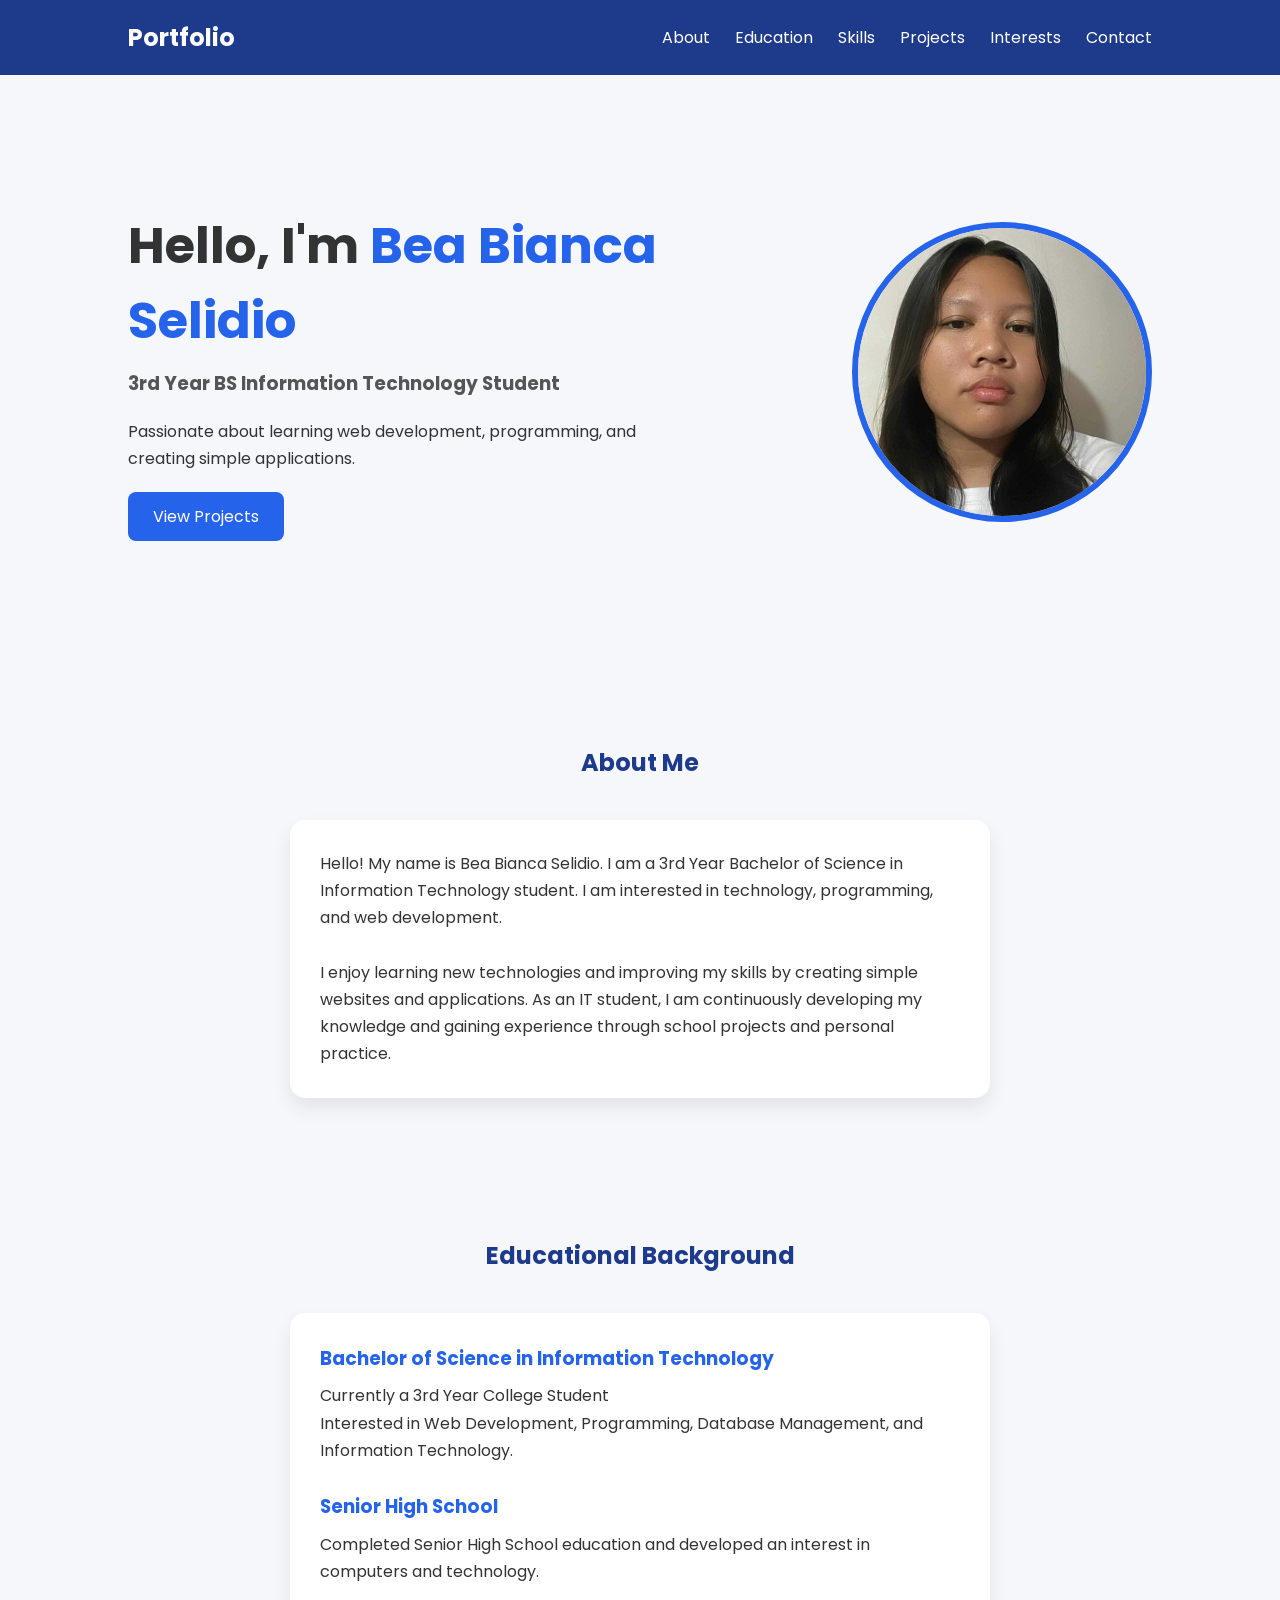
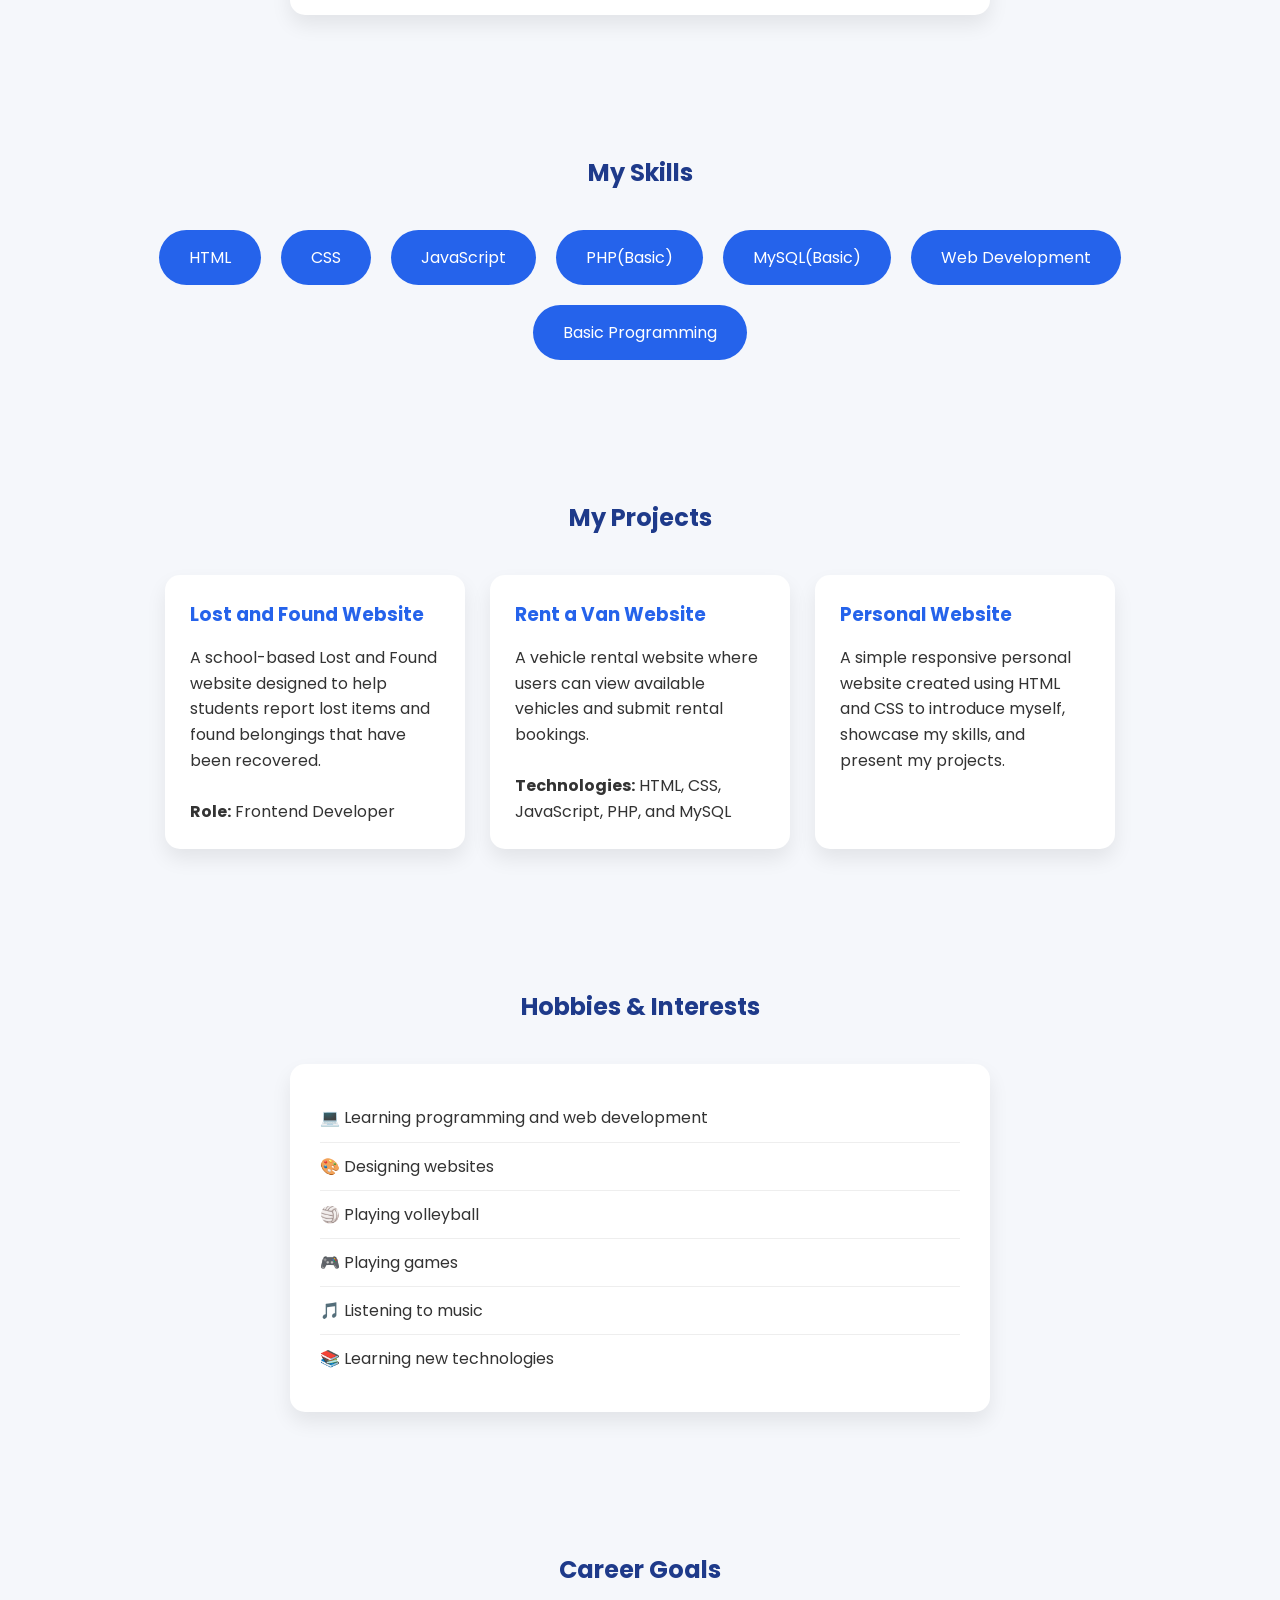
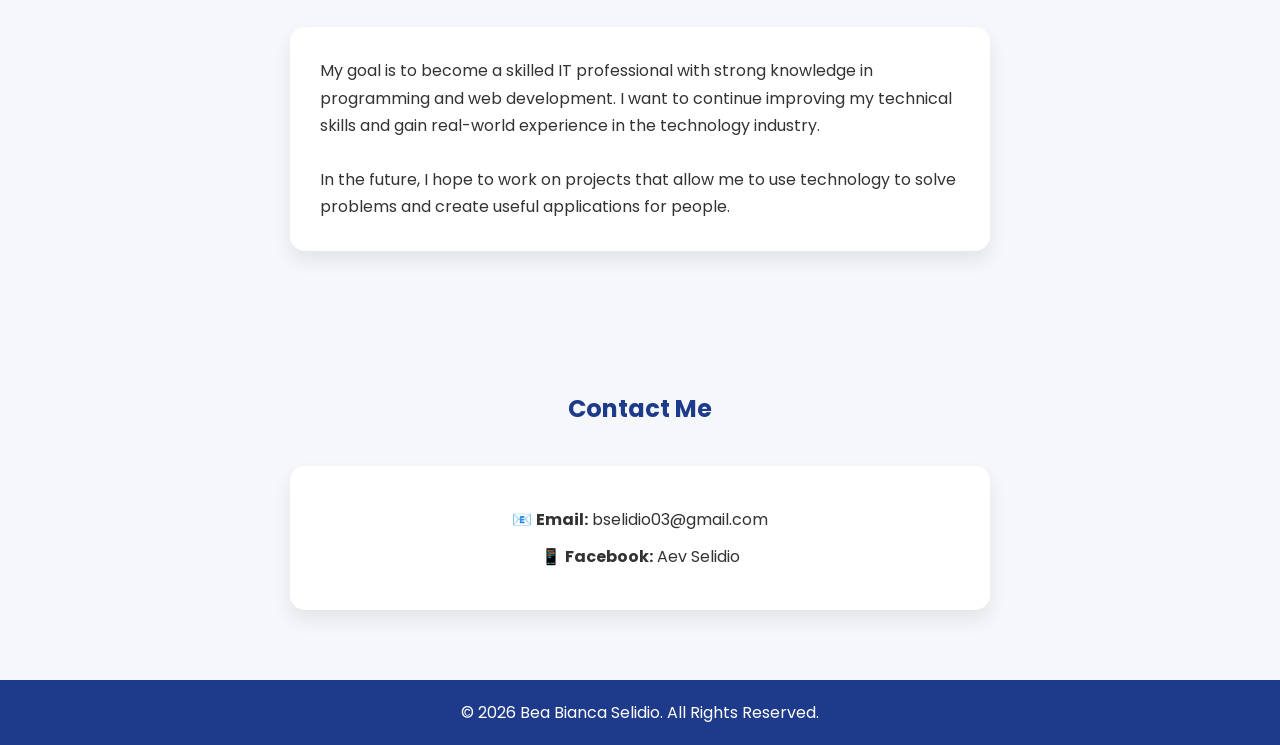
<file: index.html>
<!DOCTYPE html>
<html lang="en">
<head>
    <meta charset="UTF-8">
    <meta name="viewport" content="width=device-width, initial-scale=1.0">

    <title>Bea Bianca Selidio | Personal Website</title>

    <!-- Google Font -->
    <link href="https://fonts.googleapis.com/css2?family=Poppins:wght@300;400;600;700&display=swap" rel="stylesheet">

    <!-- CSS -->
    <link rel="stylesheet" href="style.css">
</head>

<body>

    <!-- Navigation -->
    <nav>
        <div class="logo">
            <h2>Portfolio</h2>
        </div>

        <ul>
            <li><a href="#about">About</a></li>
            <li><a href="#education">Education</a></li>
            <li><a href="#skills">Skills</a></li>
            <li><a href="#projects">Projects</a></li>
            <li><a href="#interests">Interests</a></li>
            <li><a href="#contact">Contact</a></li>
        </ul>
    </nav>


    <!-- Hero Section -->
    <div class="hero">

        <div class="hero-text">

            <h1>
                Hello, I'm <span>Bea Bianca Selidio</span>
            </h1>

            <h3>3rd Year BS Information Technology Student</h3>

            <p>
                Passionate about learning web development, programming,
                and creating simple applications.
            </p>

            <a href="#projects" class="btn">View Projects</a>

        </div>

        <div class="hero-image">
            <img src="profile.jpg" alt="Profile Picture">
        </div>

    </div>


    <!-- About Me -->
    <section id="about">

        <h2>About Me</h2>

        <div class="card">

            <p>
                Hello! My name is Bea Bianca Selidio. I am a 3rd Year
                Bachelor of Science in Information Technology student.
                I am interested in technology, programming, and web
                development.
            </p>

            <br>

            <p>
                I enjoy learning new technologies and improving my
                skills by creating simple websites and applications.
                As an IT student, I am continuously developing my
                knowledge and gaining experience through school
                projects and personal practice.
            </p>

        </div>

    </section>


    <!-- Educational Background -->
    <section id="education">

        <h2>Educational Background</h2>

        <div class="card">

            <h3>Bachelor of Science in Information Technology</h3>

            <p>
                Currently a 3rd Year College Student
            </p>

            <p>
                Interested in Web Development, Programming,
                Database Management, and Information Technology.
            </p>

            <br>

            <h3>Senior High School</h3>

            <p>
                Completed Senior High School education and developed
                an interest in computers and technology.
            </p>

        </div>

    </section>


    <!-- Skills -->
    <section id="skills">

        <h2>My Skills</h2>

        <div class="skills">

            <div class="skill">HTML</div>
            <div class="skill">CSS</div>
            <div class="skill">JavaScript</div>
            <div class="skill">PHP(Basic)</div>
            <div class="skill">MySQL(Basic)</div>
            <div class="skill">Web Development</div>
            <div class="skill">Basic Programming</div>

        </div>

    </section>


    <!-- Projects -->
    <section id="projects">

        <h2>My Projects</h2>

        <div class="project-container">

            <div class="project">

                <h3>Lost and Found Website</h3>

                <p>
                    A school-based Lost and Found website designed
                    to help students report lost items and found
                    belongings that have been recovered.
                </p>

                <br>

                <p>
                    <strong>Role:</strong> Frontend Developer
                </p>

            </div>


            <div class="project">

                <h3>Rent a Van Website</h3>

                <p>
                    A vehicle rental website where users can view
                    available vehicles and submit rental bookings.
                </p>

                <br>

                <p>
                    <strong>Technologies:</strong> HTML, CSS,
                    JavaScript, PHP, and MySQL
                </p>

            </div>


            <div class="project">

                <h3>Personal Website</h3>

                <p>
                    A simple responsive personal website created
                    using HTML and CSS to introduce myself,
                    showcase my skills, and present my projects.
                </p>

            </div>

        </div>

    </section>


    <!-- Hobbies and Interests -->
    <section id="interests">

        <h2>Hobbies & Interests</h2>

        <div class="card">

            <ul class="interest-list">

                <li>💻 Learning programming and web development</li>
                <li>🎨 Designing websites</li>
                <li>🏐 Playing volleyball</li>
                <li>🎮 Playing games</li>
                <li>🎵 Listening to music</li>
                <li>📚 Learning new technologies</li>

            </ul>

        </div>

    </section>


    <!-- Career Goals -->
    <section id="goals">

        <h2>Career Goals</h2>

        <div class="card">

            <p>
                My goal is to become a skilled IT professional with
                strong knowledge in programming and web development.
                I want to continue improving my technical skills and
                gain real-world experience in the technology industry.
            </p>

            <br>

            <p>
                In the future, I hope to work on projects that allow
                me to use technology to solve problems and create
                useful applications for people.
            </p>

        </div>

    </section>


    <!-- Contact -->
    <section id="contact">

        <h2>Contact Me</h2>

        <div class="card">

            <p>
                📧 <strong>Email:</strong>
                bselidio03@gmail.com
            </p>

            <p>
                📱 <strong>Facebook:</strong>
                Aev Selidio
            </p>

            <p>

        </div>

    </section>


    <!-- Footer -->
    <footer>

        <p>
            © 2026 Bea Bianca Selidio. All Rights Reserved.
        </p>

    </footer>

</body>
</html>
</file>
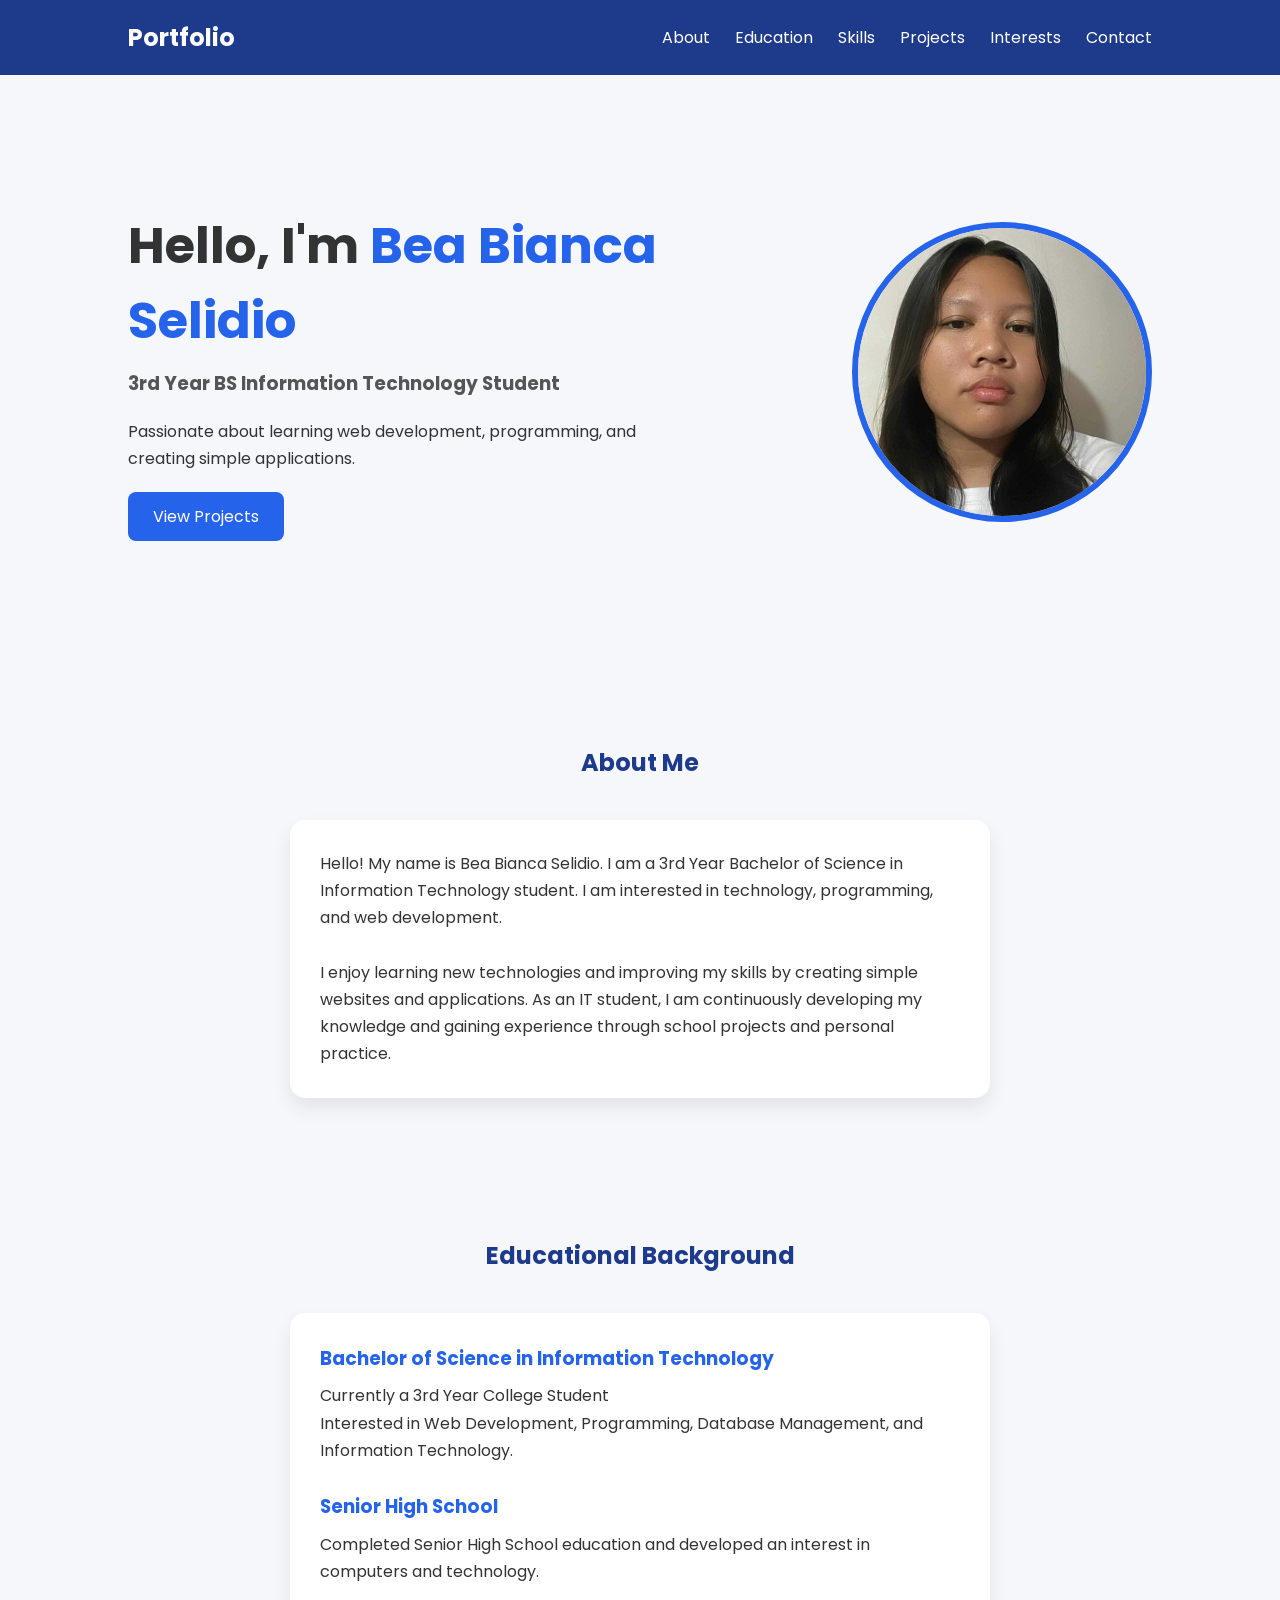
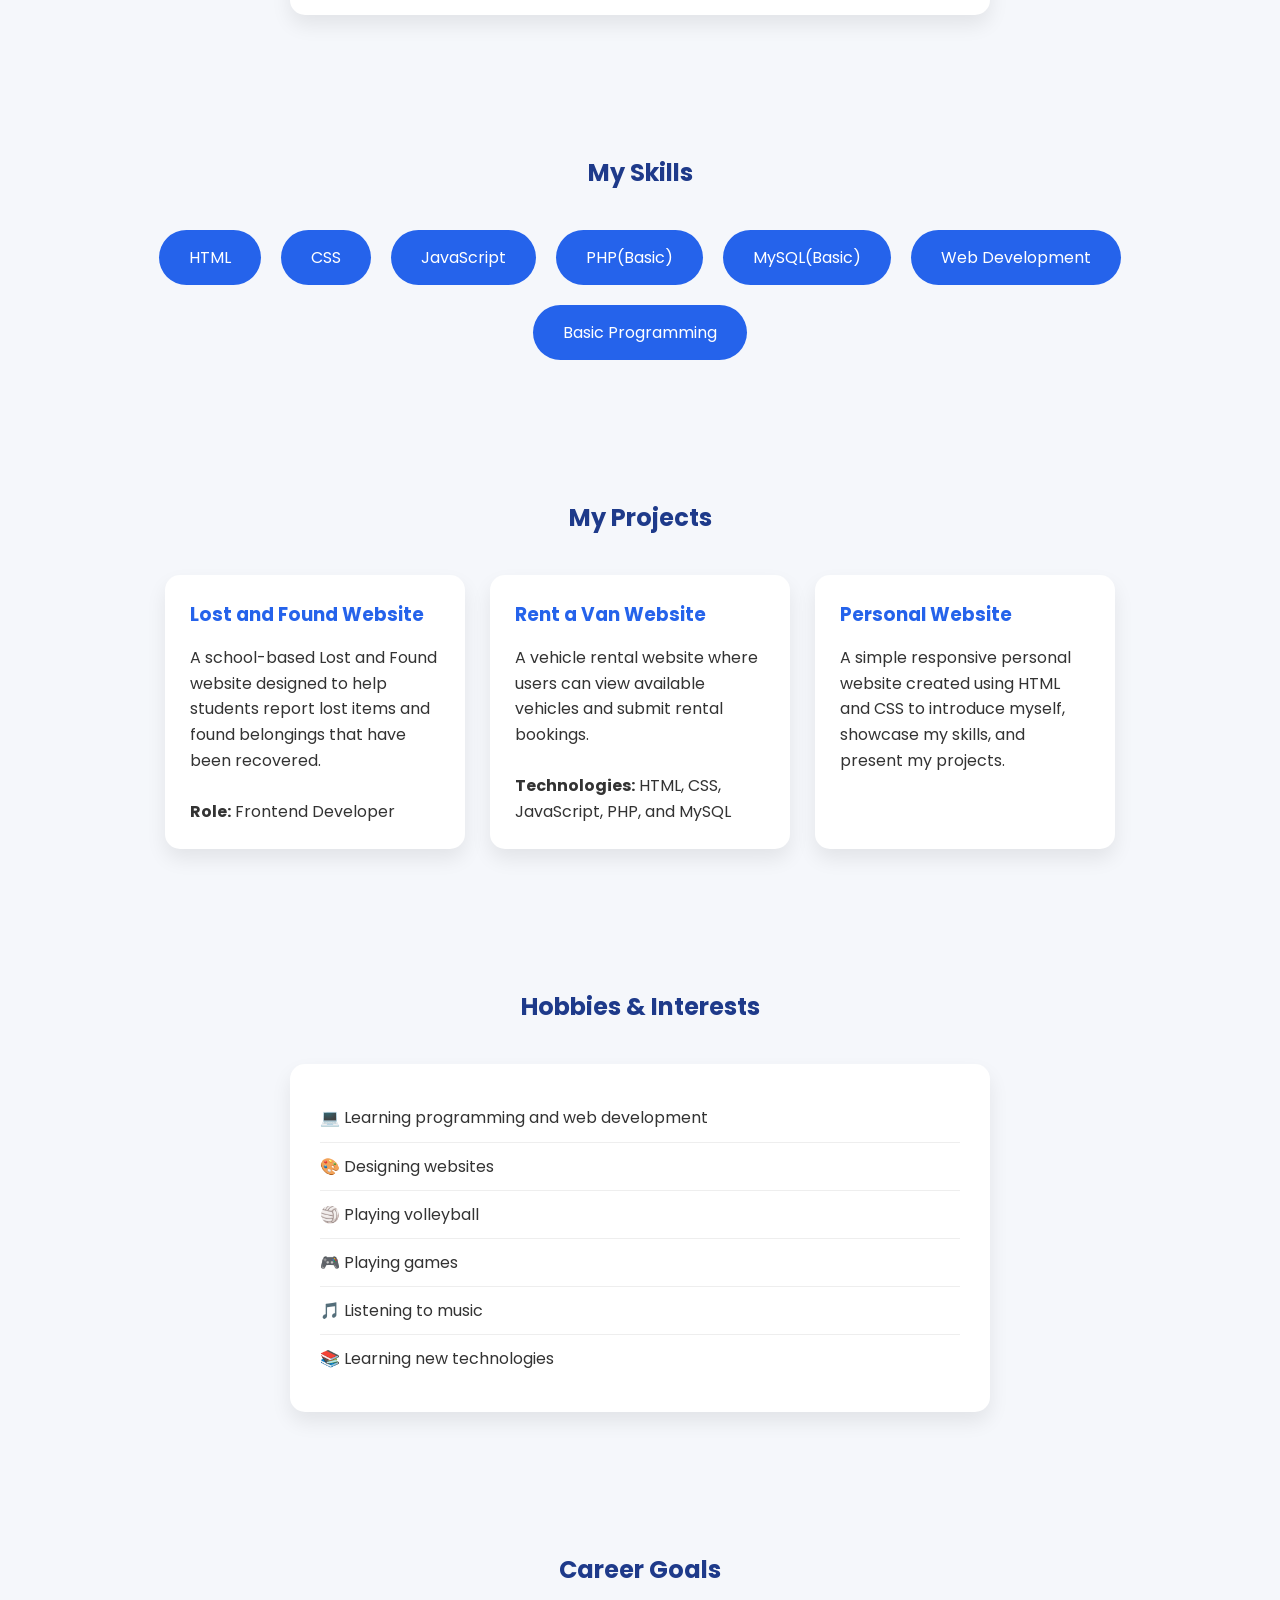
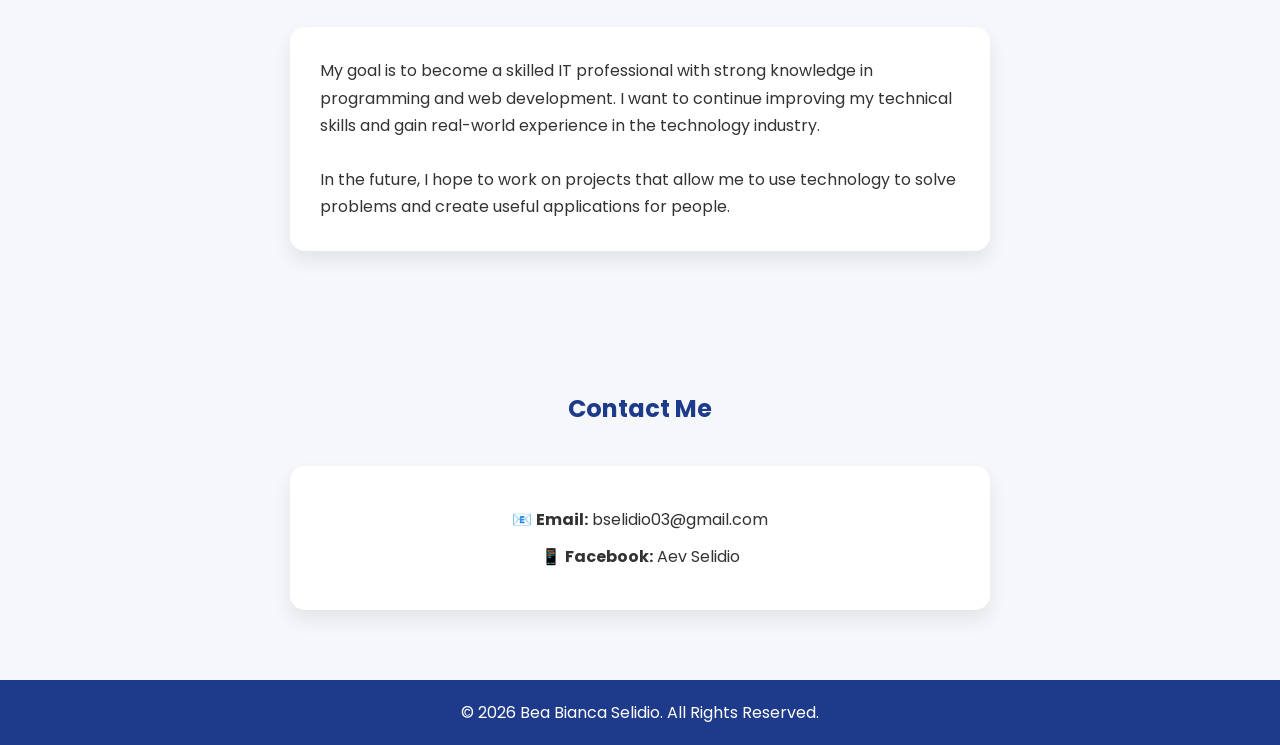
<file: page.html>
<!DOCTYPE html>
<html lang="en">
<head>
    <meta charset="UTF-8">
    <meta name="viewport" content="width=device-width, initial-scale=1.0">

    <title>Bea Bianca Selidio | Personal Website</title>

    <!-- Google Font -->
    <link href="https://fonts.googleapis.com/css2?family=Poppins:wght@300;400;600;700&display=swap" rel="stylesheet">

    <!-- CSS -->
    <link rel="stylesheet" href="style.css">
</head>

<body>

    <!-- Navigation -->
    <nav>
        <div class="logo">
            <h2>Portfolio</h2>
        </div>

        <ul>
            <li><a href="#about">About</a></li>
            <li><a href="#education">Education</a></li>
            <li><a href="#skills">Skills</a></li>
            <li><a href="#projects">Projects</a></li>
            <li><a href="#interests">Interests</a></li>
            <li><a href="#contact">Contact</a></li>
        </ul>
    </nav>


    <!-- Hero Section -->
    <div class="hero">

        <div class="hero-text">

            <h1>
                Hello, I'm <span>Bea Bianca Selidio</span>
            </h1>

            <h3>3rd Year BS Information Technology Student</h3>

            <p>
                Passionate about learning web development, programming,
                and creating simple applications.
            </p>

            <a href="#projects" class="btn">View Projects</a>

        </div>

        <div class="hero-image">
            <img src="profile.jpg" alt="Profile Picture">
        </div>

    </div>


    <!-- About Me -->
    <section id="about">

        <h2>About Me</h2>

        <div class="card">

            <p>
                Hello! My name is Bea Bianca Selidio. I am a 3rd Year
                Bachelor of Science in Information Technology student.
                I am interested in technology, programming, and web
                development.
            </p>

            <br>

            <p>
                I enjoy learning new technologies and improving my
                skills by creating simple websites and applications.
                As an IT student, I am continuously developing my
                knowledge and gaining experience through school
                projects and personal practice.
            </p>

        </div>

    </section>


    <!-- Educational Background -->
    <section id="education">

        <h2>Educational Background</h2>

        <div class="card">

            <h3>Bachelor of Science in Information Technology</h3>

            <p>
                Currently a 3rd Year College Student
            </p>

            <p>
                Interested in Web Development, Programming,
                Database Management, and Information Technology.
            </p>

            <br>

            <h3>Senior High School</h3>

            <p>
                Completed Senior High School education and developed
                an interest in computers and technology.
            </p>

        </div>

    </section>


    <!-- Skills -->
    <section id="skills">

        <h2>My Skills</h2>

        <div class="skills">

            <div class="skill">HTML</div>
            <div class="skill">CSS</div>
            <div class="skill">JavaScript</div>
            <div class="skill">PHP(Basic)</div>
            <div class="skill">MySQL(Basic)</div>
            <div class="skill">Web Development</div>
            <div class="skill">Basic Programming</div>

        </div>

    </section>


    <!-- Projects -->
    <section id="projects">

        <h2>My Projects</h2>

        <div class="project-container">

            <div class="project">

                <h3>Lost and Found Website</h3>

                <p>
                    A school-based Lost and Found website designed
                    to help students report lost items and found
                    belongings that have been recovered.
                </p>

                <br>

                <p>
                    <strong>Role:</strong> Frontend Developer
                </p>

            </div>


            <div class="project">

                <h3>Rent a Van Website</h3>

                <p>
                    A vehicle rental website where users can view
                    available vehicles and submit rental bookings.
                </p>

                <br>

                <p>
                    <strong>Technologies:</strong> HTML, CSS,
                    JavaScript, PHP, and MySQL
                </p>

            </div>


            <div class="project">

                <h3>Personal Website</h3>

                <p>
                    A simple responsive personal website created
                    using HTML and CSS to introduce myself,
                    showcase my skills, and present my projects.
                </p>

            </div>

        </div>

    </section>


    <!-- Hobbies and Interests -->
    <section id="interests">

        <h2>Hobbies & Interests</h2>

        <div class="card">

            <ul class="interest-list">

                <li>💻 Learning programming and web development</li>
                <li>🎨 Designing websites</li>
                <li>🏐 Playing volleyball</li>
                <li>🎮 Playing games</li>
                <li>🎵 Listening to music</li>
                <li>📚 Learning new technologies</li>

            </ul>

        </div>

    </section>


    <!-- Career Goals -->
    <section id="goals">

        <h2>Career Goals</h2>

        <div class="card">

            <p>
                My goal is to become a skilled IT professional with
                strong knowledge in programming and web development.
                I want to continue improving my technical skills and
                gain real-world experience in the technology industry.
            </p>

            <br>

            <p>
                In the future, I hope to work on projects that allow
                me to use technology to solve problems and create
                useful applications for people.
            </p>

        </div>

    </section>


    <!-- Contact -->
    <section id="contact">

        <h2>Contact Me</h2>

        <div class="card">

            <p>
                📧 <strong>Email:</strong>
                bselidio03@gmail.com
            </p>

            <p>
                📱 <strong>Facebook:</strong>
                Aev Selidio
            </p>

            <p>

        </div>

    </section>


    <!-- Footer -->
    <footer>

        <p>
            © 2026 Bea Bianca Selidio. All Rights Reserved.
        </p>

    </footer>

</body>
</html>
</file>
<file: style.css>
* {
    margin: 0;
    padding: 0;
    box-sizing: border-box;
    scroll-behavior: smooth;
    font-family: 'Poppins', sans-serif;
}


body {
    background: #f5f7fb;
    color: #333;
}


/* Navigation */

nav {
    background: #1e3a8a;
    display: flex;
    justify-content: space-between;
    align-items: center;
    padding: 20px 10%;
}


.logo {
    color: white;
}


nav ul {
    display: flex;
    list-style: none;
}


nav ul li {
    margin-left: 25px;
}


nav a {
    color: white;
    text-decoration: none;
    transition: .3s;
}


nav a:hover {
    color: #93c5fd;
}


/* Hero */

.hero {
    display: flex;
    justify-content: space-between;
    align-items: center;
    padding: 80px 10%;
    flex-wrap: wrap;
    min-height: 600px;
}


.hero-text {
    max-width: 550px;
}


.hero h1 {
    font-size: 50px;
}


.hero span {
    color: #2563eb;
}


.hero h3 {
    color: #555;
    margin: 10px 0;
}


.hero p {
    margin: 20px 0;
    line-height: 1.7;
}


.btn {
    display: inline-block;
    background: #2563eb;
    color: white;
    padding: 12px 25px;
    text-decoration: none;
    border-radius: 8px;
    transition: .3s;
}


.btn:hover {
    background: #1d4ed8;
}


/* Profile Image */

.hero-image img {
    width: 300px;
    height: 300px;
    border-radius: 50%;
    object-fit: cover;
    border: 6px solid #2563eb;
}


/* Sections */

section {
    padding: 70px 10%;
}


section h2 {
    text-align: center;
    margin-bottom: 40px;
    color: #1e3a8a;
}


/* Cards */

.card {
    background: white;
    max-width: 700px;
    margin: auto;
    padding: 30px;
    border-radius: 15px;
    box-shadow: 0 10px 20px rgba(0, 0, 0, .08);
    line-height: 1.7;
}


.card h3 {
    color: #2563eb;
    margin-bottom: 8px;
}


/* Skills */

.skills {
    display: flex;
    flex-wrap: wrap;
    justify-content: center;
    gap: 20px;
}


.skill {
    background: #2563eb;
    color: white;
    padding: 15px 30px;
    border-radius: 30px;
    transition: .3s;
}


.skill:hover {
    background: #1d4ed8;
    transform: translateY(-3px);
}


/* Projects */

.project-container {
    display: flex;
    flex-wrap: wrap;
    justify-content: center;
    gap: 25px;
}


.project {
    width: 300px;
    background: white;
    padding: 25px;
    border-radius: 15px;
    box-shadow: 0 10px 20px rgba(0, 0, 0, .08);
    transition: .3s;
    line-height: 1.6;
}


.project h3 {
    color: #2563eb;
    margin-bottom: 15px;
}


.project:hover {
    transform: translateY(-8px);
}


/* Hobbies */

.interest-list {
    list-style: none;
}


.interest-list li {
    padding: 10px 0;
    border-bottom: 1px solid #eee;
}


.interest-list li:last-child {
    border-bottom: none;
}


/* Contact */

#contact {
    text-align: center;
}


#contact .card p {
    margin: 10px 0;
}


/* Footer */

footer {
    background: #1e3a8a;
    color: white;
    text-align: center;
    padding: 20px;
}


/* Responsive Design */

@media (max-width: 768px) {

    nav {
        flex-direction: column;
        padding: 20px 5%;
    }


    nav ul {
        margin-top: 15px;
        flex-wrap: wrap;
        justify-content: center;
        gap: 10px;
    }


    nav ul li {
        margin-left: 0;
    }


    .hero {
        flex-direction: column-reverse;
        text-align: center;
        padding: 60px 5%;
    }


    .hero h1 {
        font-size: 36px;
    }


    .hero-image {
        margin-bottom: 30px;
    }


    .hero-image img {
        width: 230px;
        height: 230px;
    }


    section {
        padding: 50px 5%;
    }


    .project {
        width: 100%;
        max-width: 400px;
    }

}
</file>
